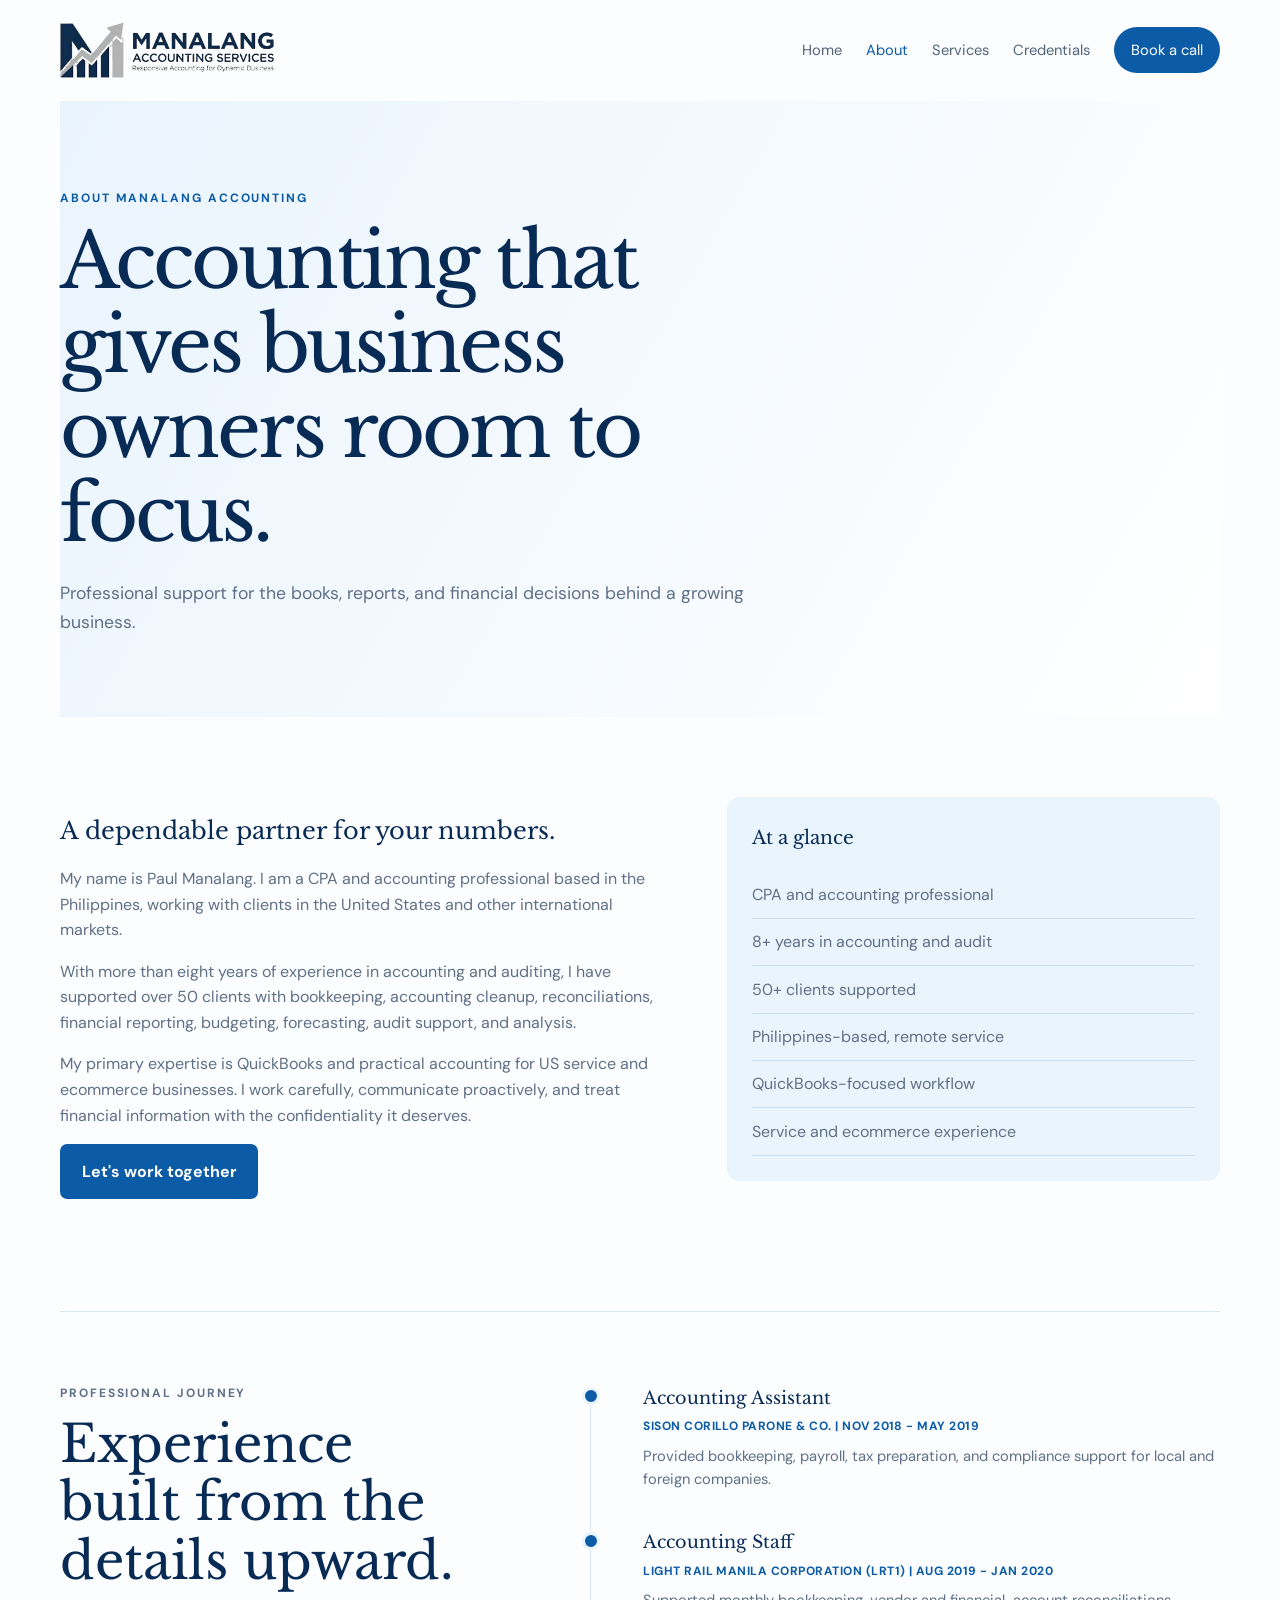
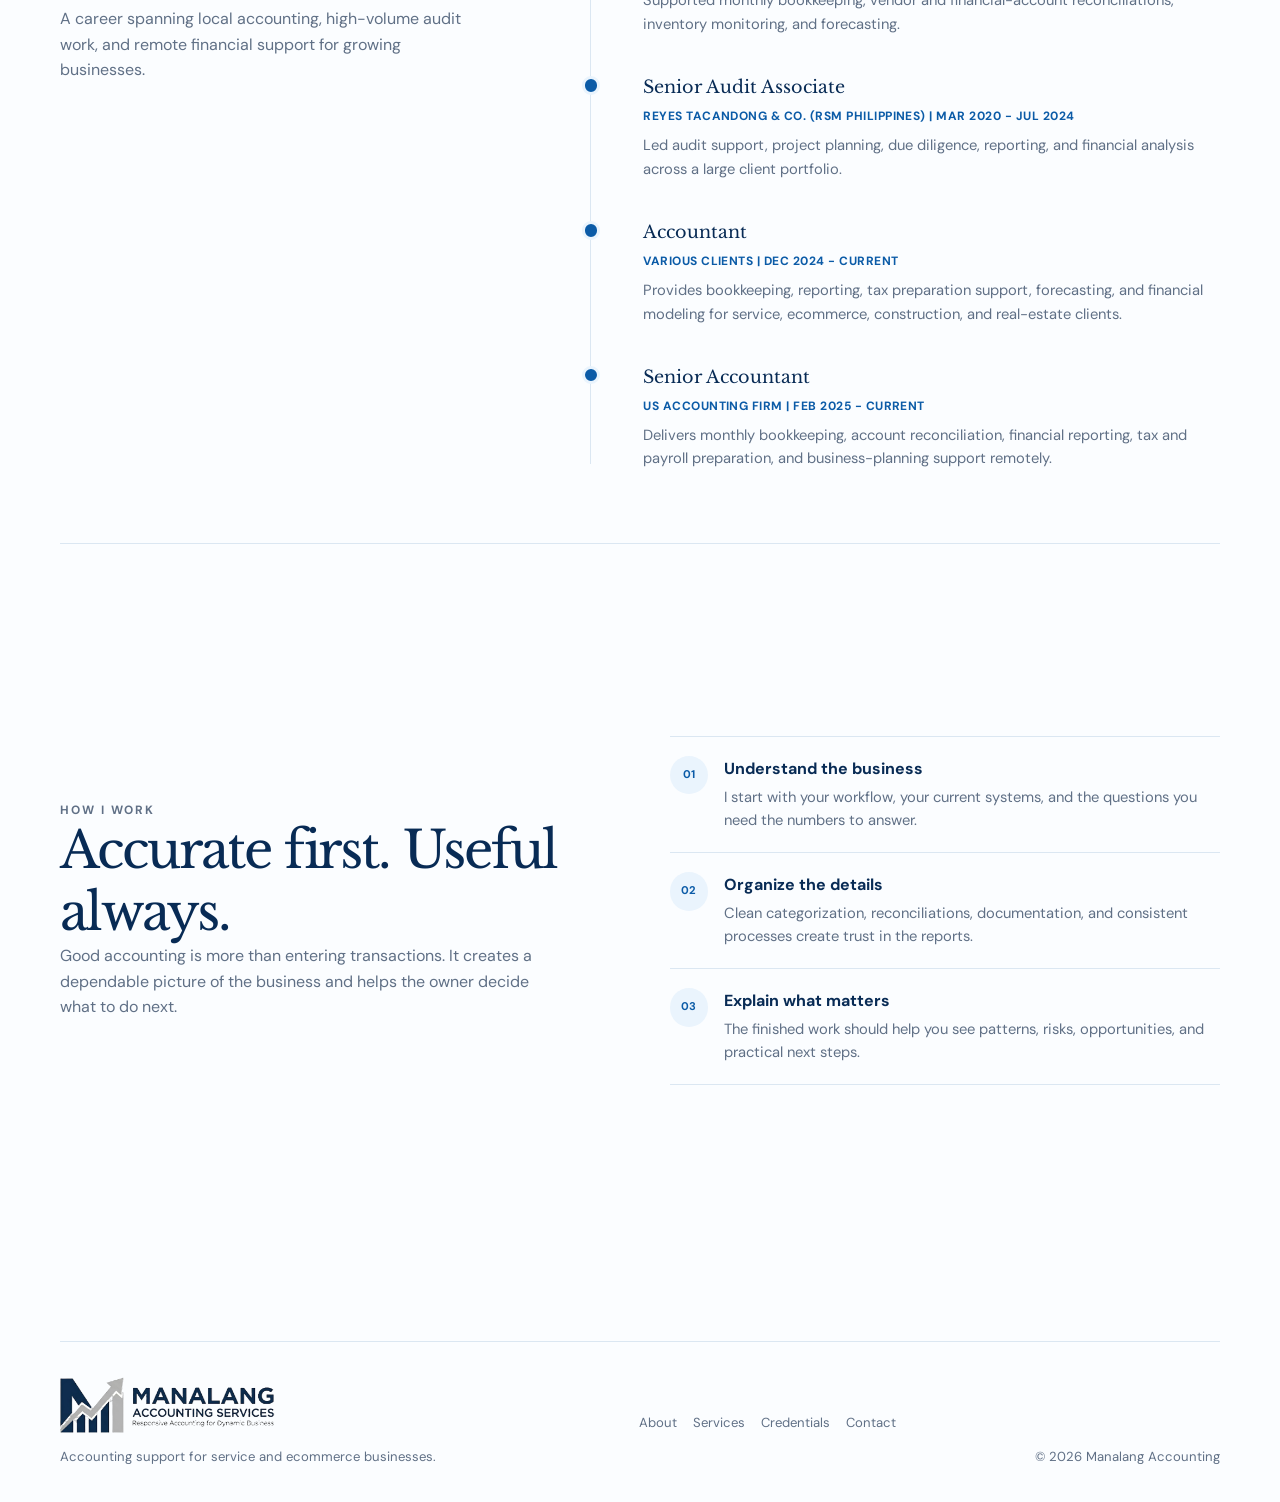
<file: about.html>
<!doctype html>
<html lang="en">

<head>
    <meta charset="utf-8">
    <meta name="viewport" content="width=device-width, initial-scale=1">
    <meta name="description"
        content="Learn about Paul Manalang, a CPA and accounting professional serving businesses across the US and internationally.">
    <title>About | Manalang Accounting</title>
    <link rel="preconnect" href="https://fonts.googleapis.com">
    <link rel="preconnect" href="https://fonts.gstatic.com" crossorigin>
    <link
        href="https://fonts.googleapis.com/css2?family=DM+Sans:wght@400;500;600;700&family=Libre+Baskerville:wght@400;700&display=swap"
        rel="stylesheet">
    <link rel="stylesheet" href="./styles.css">
    <link rel="stylesheet" href="./button-fix.css">
    <link rel="stylesheet" href="./journey-faq.css">
    <link rel="stylesheet" href="./timeline-facts.css">
</head>

<body>
    <header class="site-header"><a class="brand" href="./index.html"><span
                class="brand-mark">MA</span><span><strong>Manalang</strong><small>Accounting</small></span></a>
        <nav class="site-nav" aria-label="Main navigation"><a href="./index.html">Home</a><a class="active"
                href="./about.html">About</a><a href="./services.html">Services</a><a
                href="./credentials.html">Credentials</a><a class="nav-cta" href="./booking.html">Book a call</a></nav>
    </header>
    <main>
        <section class="page-hero">
            <p class="eyebrow">About Manalang Accounting</p>
            <h1>Accounting that gives business owners room to focus.</h1>
            <p>Professional support for the books, reports, and financial decisions behind a growing business.</p>
        </section>
        <section class="page-content">
            <div class="content-grid">
                <div>
                    <h2>A dependable partner for your numbers.</h2>
                    <p>My name is Paul Manalang. I am a CPA and accounting professional based in the
                        Philippines, working with clients in the United States and other international markets.</p>
                    <p>With more than eight years of experience in accounting and auditing, I have supported over 50
                        clients with bookkeeping, accounting cleanup, reconciliations, financial reporting, budgeting,
                        forecasting, audit support, and analysis.</p>
                    <p>My primary expertise is QuickBooks and practical accounting for US service and ecommerce
                        businesses. I work carefully, communicate proactively, and treat financial information with the
                        confidentiality it deserves.</p><a class="button button-primary" href="./contact.html">Let's
                        work together</a>
                </div>
                <aside class="info-panel">
                    <h3>At a glance</h3>
                    <ul class="plain-list">
                        <li>CPA and accounting professional</li>
                        <li>8+ years in accounting and audit</li>
                        <li>50+ clients supported</li>
                        <li>Philippines-based, remote service</li>
                        <li>QuickBooks-focused workflow</li>
                        <li>Service and ecommerce experience</li>
                    </ul>
                </aside>
            </div>
            <section class="journey-section">
                <div class="journey-heading"><p class="eyebrow">Professional journey</p><h2>Experience built from the details upward.</h2><p>A career spanning local accounting, high-volume audit work, and remote financial support for growing businesses.</p></div>
                <ol class="timeline-list">
                    <li><span class="timeline-step">01</span><div><h3>Accounting Assistant</h3><p class="timeline-meta">Sison Corillo Parone &amp; Co. | Nov 2018 - May 2019</p><p>Provided bookkeeping, payroll, tax preparation, and compliance support for local and foreign companies.</p></div></li>
                    <li><span class="timeline-step">02</span><div><h3>Accounting Staff</h3><p class="timeline-meta">Light Rail Manila Corporation (LRT1) | Aug 2019 - Jan 2020</p><p>Supported monthly bookkeeping, vendor and financial-account reconciliations, inventory monitoring, and forecasting.</p></div></li>
                    <li><span class="timeline-step">03</span><div><h3>Senior Audit Associate</h3><p class="timeline-meta">Reyes Tacandong &amp; Co. (RSM Philippines) | Mar 2020 - Jul 2024</p><p>Led audit support, project planning, due diligence, reporting, and financial analysis across a large client portfolio.</p></div></li>
                    <li><span class="timeline-step">04</span><div><h3>Accountant</h3><p class="timeline-meta">Various clients | Dec 2024 - Current</p><p>Provides bookkeeping, reporting, tax preparation support, forecasting, and financial modeling for service, ecommerce, construction, and real-estate clients.</p></div></li>
                    <li><span class="timeline-step">05</span><div><h3>Senior Accountant</h3><p class="timeline-meta">US Accounting Firm | Feb 2025 - Current</p><p>Delivers monthly bookkeeping, account reconciliation, financial reporting, tax and payroll preparation, and business-planning support remotely.</p></div></li>
                </ol>
            </section>
            <div class="feature-section">
                <div class="feature-copy">
                    <p class="eyebrow">How I work</p>
                    <h2>Accurate first. Useful always.</h2>
                    <p>Good accounting is more than entering transactions. It creates a dependable picture of the
                        business and helps the owner decide what to do next.</p>
                </div>
                <div class="feature-list">
                    <div><span class="feature-icon">01</span>
                        <div>
                            <h3>Understand the business</h3>
                            <p>I start with your workflow, your current systems, and the questions you need the numbers
                                to answer.</p>
                        </div>
                    </div>
                    <div><span class="feature-icon">02</span>
                        <div>
                            <h3>Organize the details</h3>
                            <p>Clean categorization, reconciliations, documentation, and consistent processes create
                                trust in the reports.</p>
                        </div>
                    </div>
                    <div><span class="feature-icon">03</span>
                        <div>
                            <h3>Explain what matters</h3>
                            <p>The finished work should help you see patterns, risks, opportunities, and practical next
                                steps.</p>
                        </div>
                    </div>
                </div>
            </div>
        </section>
    </main>
    <footer class="site-footer">
        <div><a class="brand footer-brand" href="./index.html"><span
                    class="brand-mark">MA</span><span><strong>Manalang</strong><small>Accounting</small></span></a>
            <p>Accounting support for service and ecommerce businesses.</p>
        </div>
        <div class="footer-links"><a href="./about.html">About</a><a href="./services.html">Services</a><a
                href="./credentials.html">Credentials</a><a href="./contact.html">Contact</a></div>
        <p class="copyright">&#169; 2026 Manalang Accounting</p>
    </footer>
</body>

</html>
</file>
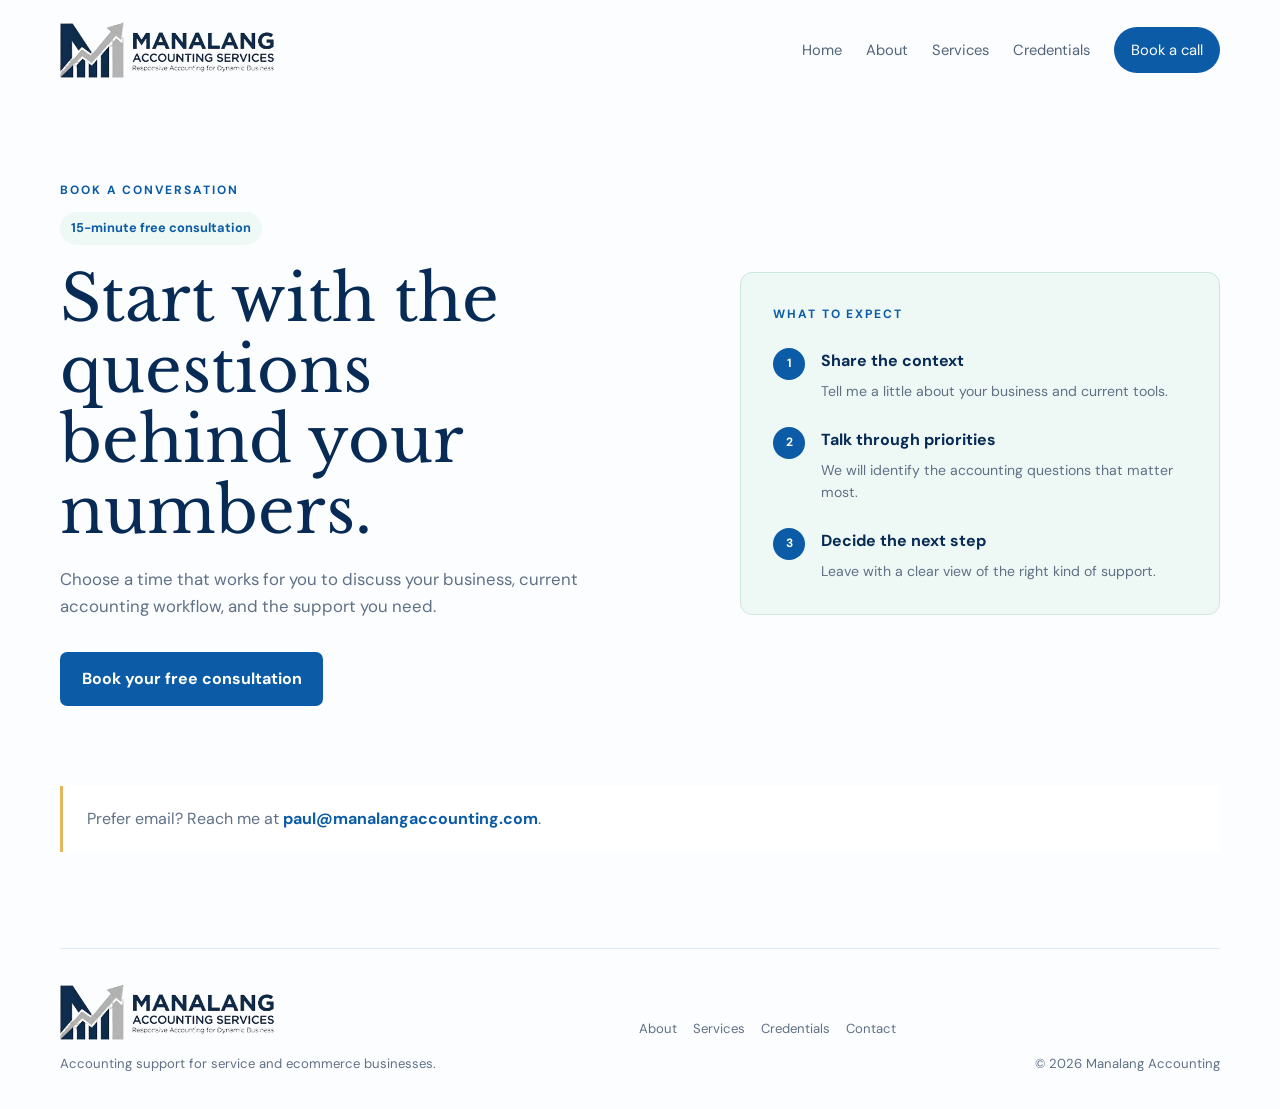
<file: booking.html>
<!doctype html>
<html lang="en">

<head>
    <meta charset="utf-8" />
    <meta name="viewport" content="width=device-width, initial-scale=1" />
    <meta name="description" content="Book a conversation with Paul Manalang of Manalang Accounting." />
    <title>Book a Call | Manalang Accounting</title>
    <link rel="preconnect" href="https://fonts.googleapis.com" />
    <link rel="preconnect" href="https://fonts.gstatic.com" crossorigin />
    <link
        href="https://fonts.googleapis.com/css2?family=DM+Sans:wght@400;500;600;700&family=Libre+Baskerville:wght@400;700&display=swap"
        rel="stylesheet" />
    <link rel="stylesheet" href="./styles.css" />
    <link rel="stylesheet" href="./button-fix.css" />
    <link rel="stylesheet" href="./booking.css" />
</head>

<body>
    <header class="site-header">
        <a class="brand" href="./index.html" aria-label="Manalang Accounting home"><span
                class="brand-mark">MA</span><span><strong>Manalang</strong><small>Accounting</small></span></a>
        <nav class="site-nav" aria-label="Main navigation">
            <a href="./index.html">Home</a><a href="./about.html">About</a><a href="./services.html">Services</a><a
                href="./credentials.html">Credentials</a><a class="nav-cta active" href="./booking.html">Book a call</a>
        </nav>
    </header>
    <main>
        <section class="booking-hero">
            <div>
                <p class="eyebrow">Book a conversation</p>
                <p class="booking-duration">15-minute free consultation</p>
                <h1>Start with the questions behind your numbers.</h1>
                <p>Choose a time that works for you to discuss your business, current accounting workflow, and the
                    support you need.</p><a class="button button-primary"
                    href="https://calendar.app.google/w4WBwEWBfRs1Wp8RA" target="_blank" rel="noopener noreferrer">Book
                    your free consultation</a>
            </div>
            <aside class="booking-panel">
                <p class="eyebrow">What to expect</p>
                <ol>
                    <li><strong>Share the context</strong><span>Tell me a little about your business and current
                            tools.</span></li>
                    <li><strong>Talk through priorities</strong><span>We will identify the accounting questions that
                            matter most.</span></li>
                    <li><strong>Decide the next step</strong><span>Leave with a clear view of the right kind of
                            support.</span></li>
                </ol>
            </aside>
        </section>
        <section class="booking-note">
            <p>Prefer email? Reach me at <a href="mailto:paul@manalangaccounting.com">paul@manalangaccounting.com</a>.
            </p>
        </section>
    </main>
    <footer class="site-footer">
        <div><a class="brand footer-brand" href="./index.html"><span
                    class="brand-mark">MA</span><span><strong>Manalang</strong><small>Accounting</small></span></a>
            <p>Accounting support for service and ecommerce businesses.</p>
        </div>
        <div class="footer-links"><a href="./about.html">About</a><a href="./services.html">Services</a><a
                href="./credentials.html">Credentials</a><a href="./contact.html">Contact</a></div>
        <p class="copyright">&#169; 2026 Manalang Accounting</p>
    </footer>
</body>

</html>
</file>
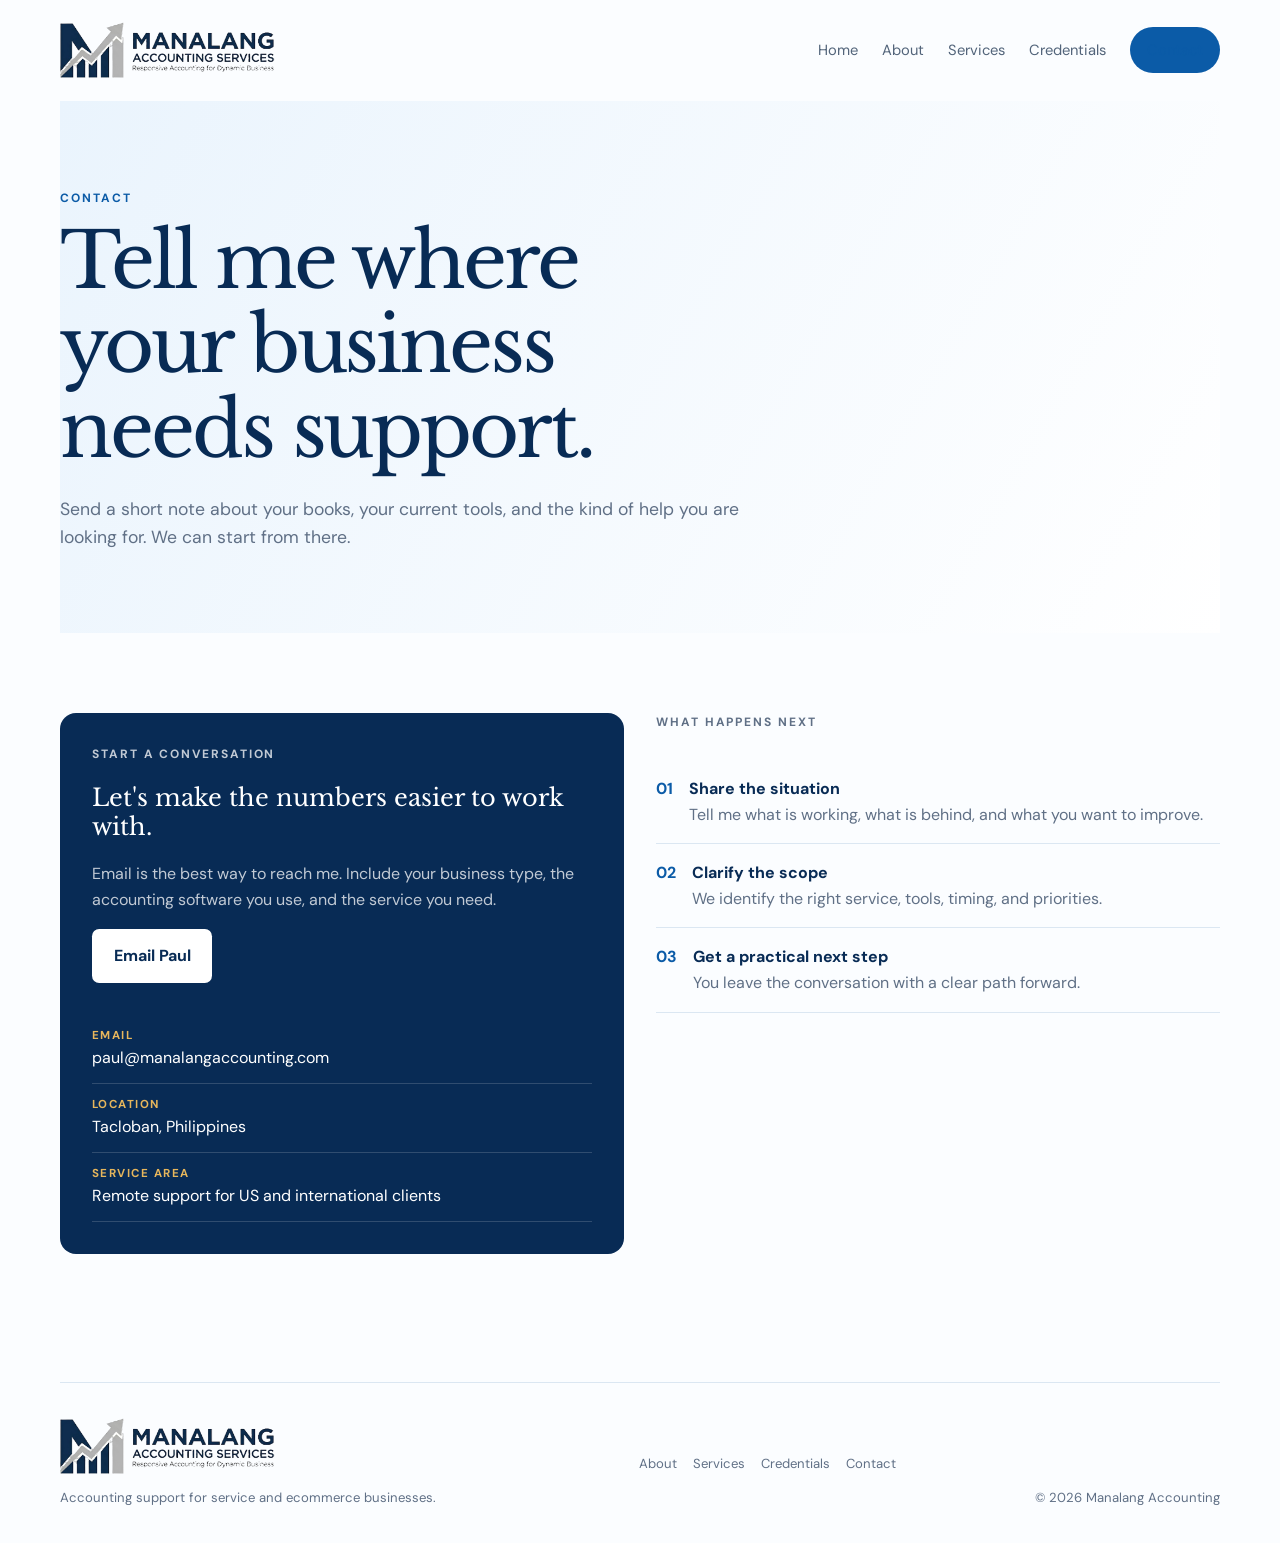
<file: contact.html>
<!doctype html><html lang="en"><head><meta charset="utf-8"><meta name="viewport" content="width=device-width, initial-scale=1"><meta name="description" content="Contact Manalang Accounting for QuickBooks bookkeeping, financial analysis, and US tax preparation support."><title>Contact | Manalang Accounting</title><link rel="preconnect" href="https://fonts.googleapis.com"><link rel="preconnect" href="https://fonts.gstatic.com" crossorigin><link href="https://fonts.googleapis.com/css2?family=DM+Sans:wght@400;500;600;700&family=Libre+Baskerville:wght@400;700&display=swap" rel="stylesheet"><link rel="stylesheet" href="./styles.css"></head><body><header class="site-header"><a class="brand" href="./index.html"><span class="brand-mark">MA</span><span><strong>Manalang</strong><small>Accounting</small></span></a><nav class="site-nav" aria-label="Main navigation"><a href="./index.html">Home</a><a href="./about.html">About</a><a href="./services.html">Services</a><a href="./credentials.html">Credentials</a><a class="nav-cta active" href="./contact.html">Contact</a></nav></header><main><section class="page-hero"><p class="eyebrow">Contact</p><h1>Tell me where your business needs support.</h1><p>Send a short note about your books, your current tools, and the kind of help you are looking for. We can start from there.</p></section><section class="page-content"><div class="contact-layout"><div class="contact-box"><p class="eyebrow">Start a conversation</p><h2>Let's make the numbers easier to work with.</h2><p>Email is the best way to reach me. Include your business type, the accounting software you use, and the service you need.</p><a class="button button-light" href="mailto:paul@manalangaccounting.com">Email Paul</a><ul class="contact-details"><li><strong>Email</strong><a href="mailto:paul@manalangaccounting.com">paul@manalangaccounting.com</a></li><li><strong>Location</strong>Tacloban, Philippines</li><li><strong>Service area</strong>Remote support for US and international clients</li></ul></div><div><p class="eyebrow">What happens next</p><div class="contact-steps"><div><b>01</b><p><strong>Share the situation</strong><br>Tell me what is working, what is behind, and what you want to improve.</p></div><div><b>02</b><p><strong>Clarify the scope</strong><br>We identify the right service, tools, timing, and priorities.</p></div><div><b>03</b><p><strong>Get a practical next step</strong><br>You leave the conversation with a clear path forward.</p></div></div></div></div></section></main><footer class="site-footer"><div><a class="brand footer-brand" href="./index.html"><span class="brand-mark">MA</span><span><strong>Manalang</strong><small>Accounting</small></span></a><p>Accounting support for service and ecommerce businesses.</p></div><div class="footer-links"><a href="./about.html">About</a><a href="./services.html">Services</a><a href="./credentials.html">Credentials</a><a href="./contact.html">Contact</a></div><p class="copyright">&#169; 2026 Manalang Accounting</p></footer></body></html>
</file>
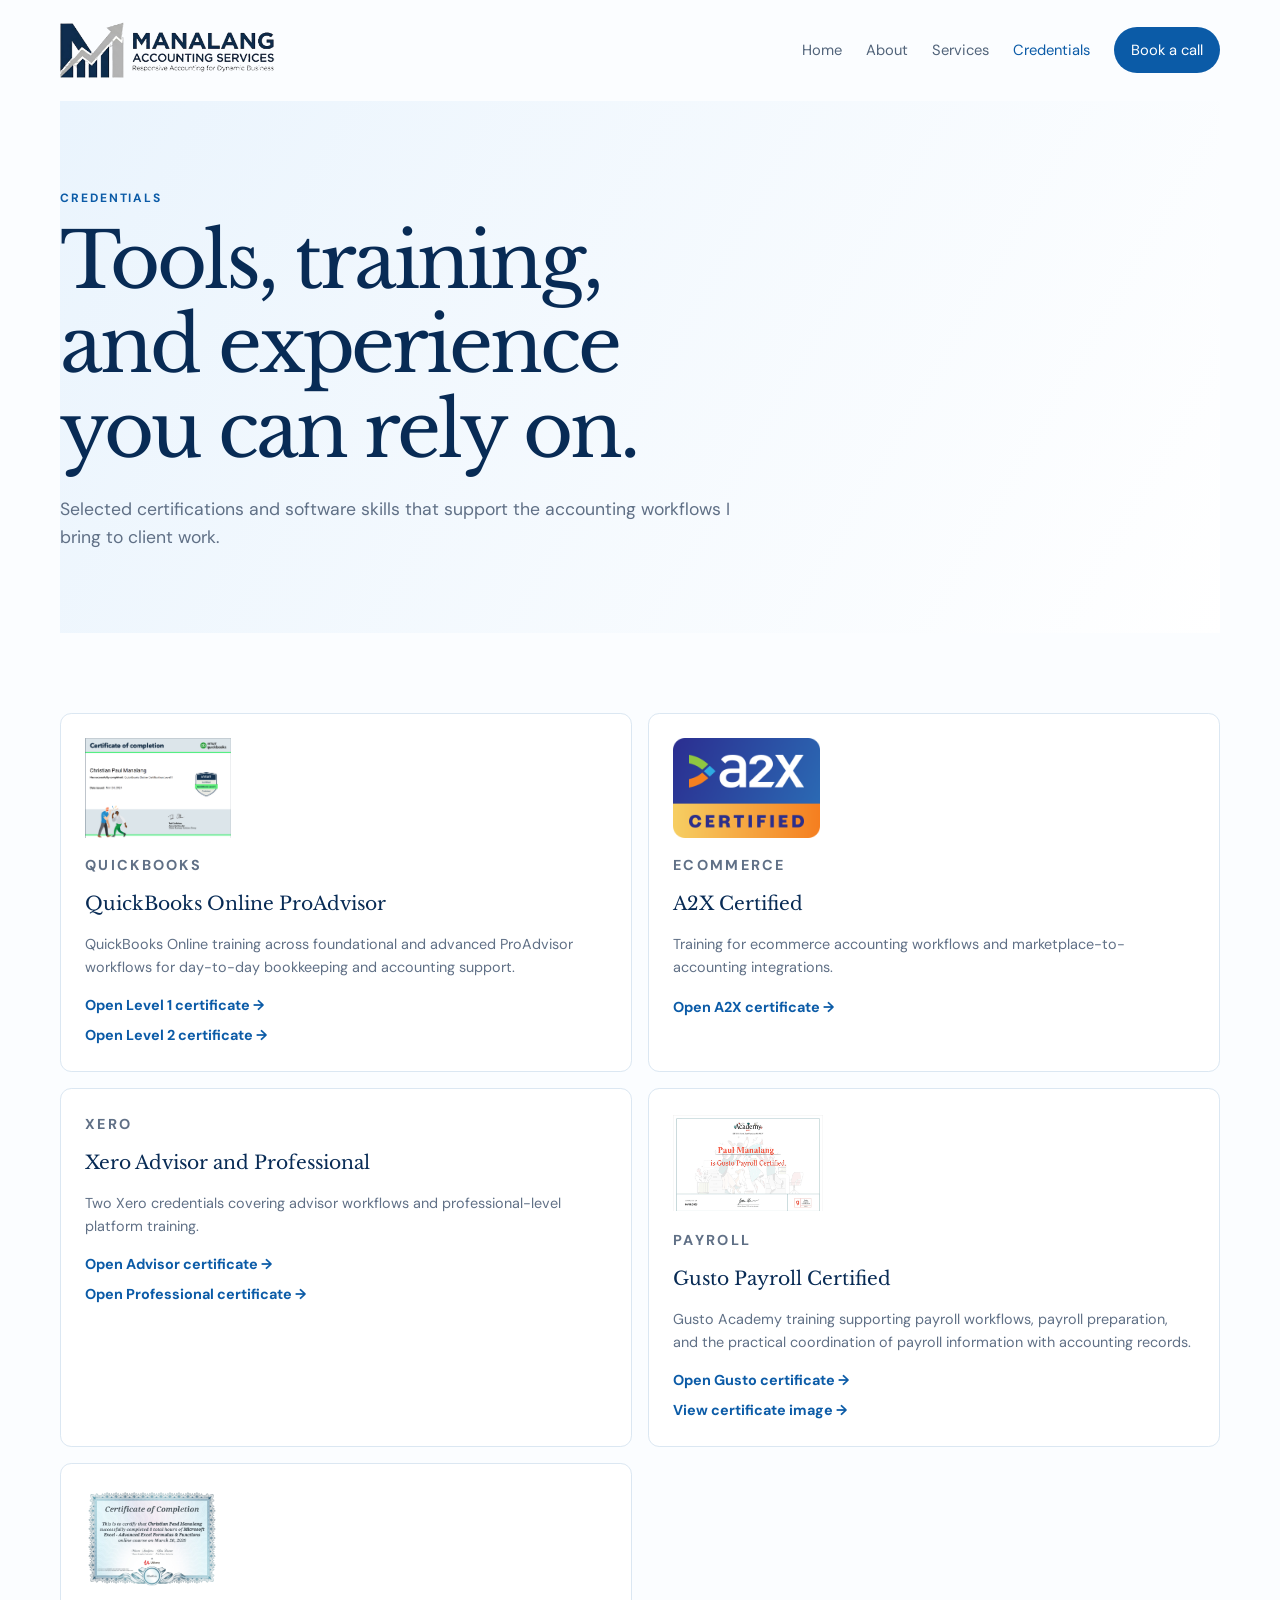
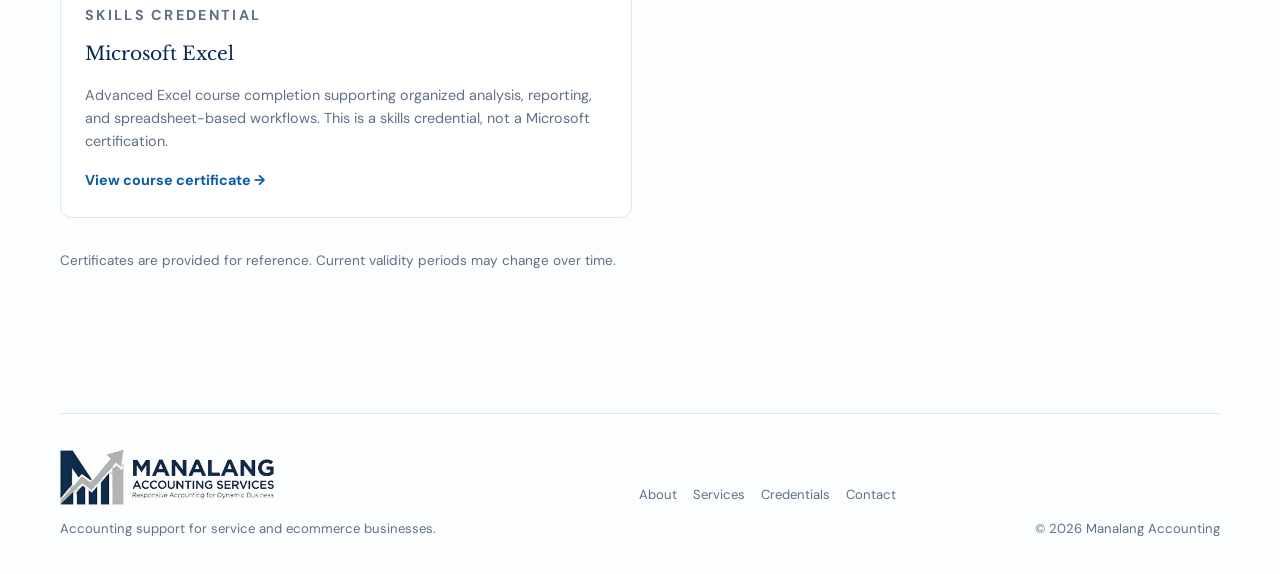
<file: credentials.html>
<!doctype html>
<html lang="en">
  <head>
    <meta charset="utf-8" />
    <meta name="viewport" content="width=device-width, initial-scale=1" />
    <meta name="description" content="Professional certifications and software credentials for Paul Manalang of Manalang Accounting." />
    <title>Credentials | Manalang Accounting</title>
    <link rel="preconnect" href="https://fonts.googleapis.com" />
    <link rel="preconnect" href="https://fonts.gstatic.com" crossorigin />
    <link href="https://fonts.googleapis.com/css2?family=DM+Sans:wght@400;500;600;700&family=Libre+Baskerville:wght@400;700&display=swap" rel="stylesheet" />
    <link rel="stylesheet" href="./styles.css" />
    <link rel="stylesheet" href="./button-fix.css" />
    <link rel="stylesheet" href="./enhancements.css" />
  </head>
  <body>
    <header class="site-header">
      <a class="brand" href="./index.html"><span class="brand-mark">MA</span><span><strong>Manalang</strong><small>Accounting</small></span></a>
      <nav class="site-nav" aria-label="Main navigation">
        <a href="./index.html">Home</a><a href="./about.html">About</a><a href="./services.html">Services</a><a class="active" href="./credentials.html">Credentials</a><a class="nav-cta" href="./booking.html">Book a call</a>
      </nav>
    </header>
    <main>
      <section class="page-hero">
        <p class="eyebrow">Credentials</p>
        <h1>Tools, training, and experience you can rely on.</h1>
        <p>Selected certifications and software skills that support the accounting workflows I bring to client work.</p>
      </section>
      <section class="page-content">
        <div class="credentials-grid">
          <article class="credential-card">
            <img src="./assets/images/quickbooks-online-level-1.png" alt="QuickBooks Online certification badge" />
            <p class="eyebrow">QuickBooks</p>
            <h3>QuickBooks Online ProAdvisor</h3>
            <p>QuickBooks Online training across foundational and advanced ProAdvisor workflows for day-to-day bookkeeping and accounting support.</p>
            <div class="credential-links"><a href="./assets/certificates/quickbooks-proadvisor-level-1.pdf">Open Level 1 certificate &#8594;</a><a href="./assets/certificates/quickbooks-proadvisor-level-2.pdf">Open Level 2 certificate &#8594;</a></div>
          </article>
          <article class="credential-card">
            <img src="./assets/images/a2x-badge.png" alt="A2X Certified badge" />
            <p class="eyebrow">Ecommerce</p>
            <h3>A2X Certified</h3>
            <p>Training for ecommerce accounting workflows and marketplace-to-accounting integrations.</p>
            <a href="./assets/certificates/a2x-certification.pdf">Open A2X certificate &#8594;</a>
          </article>
          <article class="credential-card">
            <p class="eyebrow">Xero</p>
            <h3>Xero Advisor and Professional</h3>
            <p>Two Xero credentials covering advisor workflows and professional-level platform training.</p>
            <div class="credential-links"><a href="./assets/certificates/xero-advisor.pdf">Open Advisor certificate &#8594;</a><a href="./assets/certificates/xero-professional.pdf">Open Professional certificate &#8594;</a></div>
          </article>
          <article class="credential-card">
            <img src="./assets/certificates/gusto-payroll-certificate.png" alt="Gusto Payroll certificate" />
            <p class="eyebrow">Payroll</p>
            <h3>Gusto Payroll Certified</h3>
            <p>Gusto Academy training supporting payroll workflows, payroll preparation, and the practical coordination of payroll information with accounting records.</p>
            <div class="credential-links"><a href="./assets/certificates/gusto-payroll-certificate.pdf">Open Gusto certificate &#8594;</a><a href="./assets/certificates/gusto-payroll-certificate.png">View certificate image &#8594;</a></div>
          </article>
          <article class="credential-card">
            <img src="./assets/certificates/microsoft-excel-advanced-course-completion.jpg" alt="Microsoft Excel Advanced course completion certificate" />
            <p class="eyebrow">Skills credential</p>
            <h3>Microsoft Excel</h3>
            <p>Advanced Excel course completion supporting organized analysis, reporting, and spreadsheet-based workflows. This is a skills credential, not a Microsoft certification.</p>
            <a href="./assets/certificates/microsoft-excel-advanced-course-completion.jpg">View course certificate &#8594;</a>
          </article>
        </div>
        <p class="credential-note">Certificates are provided for reference. Current validity periods may change over time.</p>
      </section>
    </main>
    <footer class="site-footer"><div><a class="brand footer-brand" href="./index.html"><span class="brand-mark">MA</span><span><strong>Manalang</strong><small>Accounting</small></span></a><p>Accounting support for service and ecommerce businesses.</p></div><div class="footer-links"><a href="./about.html">About</a><a href="./services.html">Services</a><a href="./credentials.html">Credentials</a><a href="./contact.html">Contact</a></div><p class="copyright">&#169; 2026 Manalang Accounting</p></footer>
  </body>
</html>
</file>
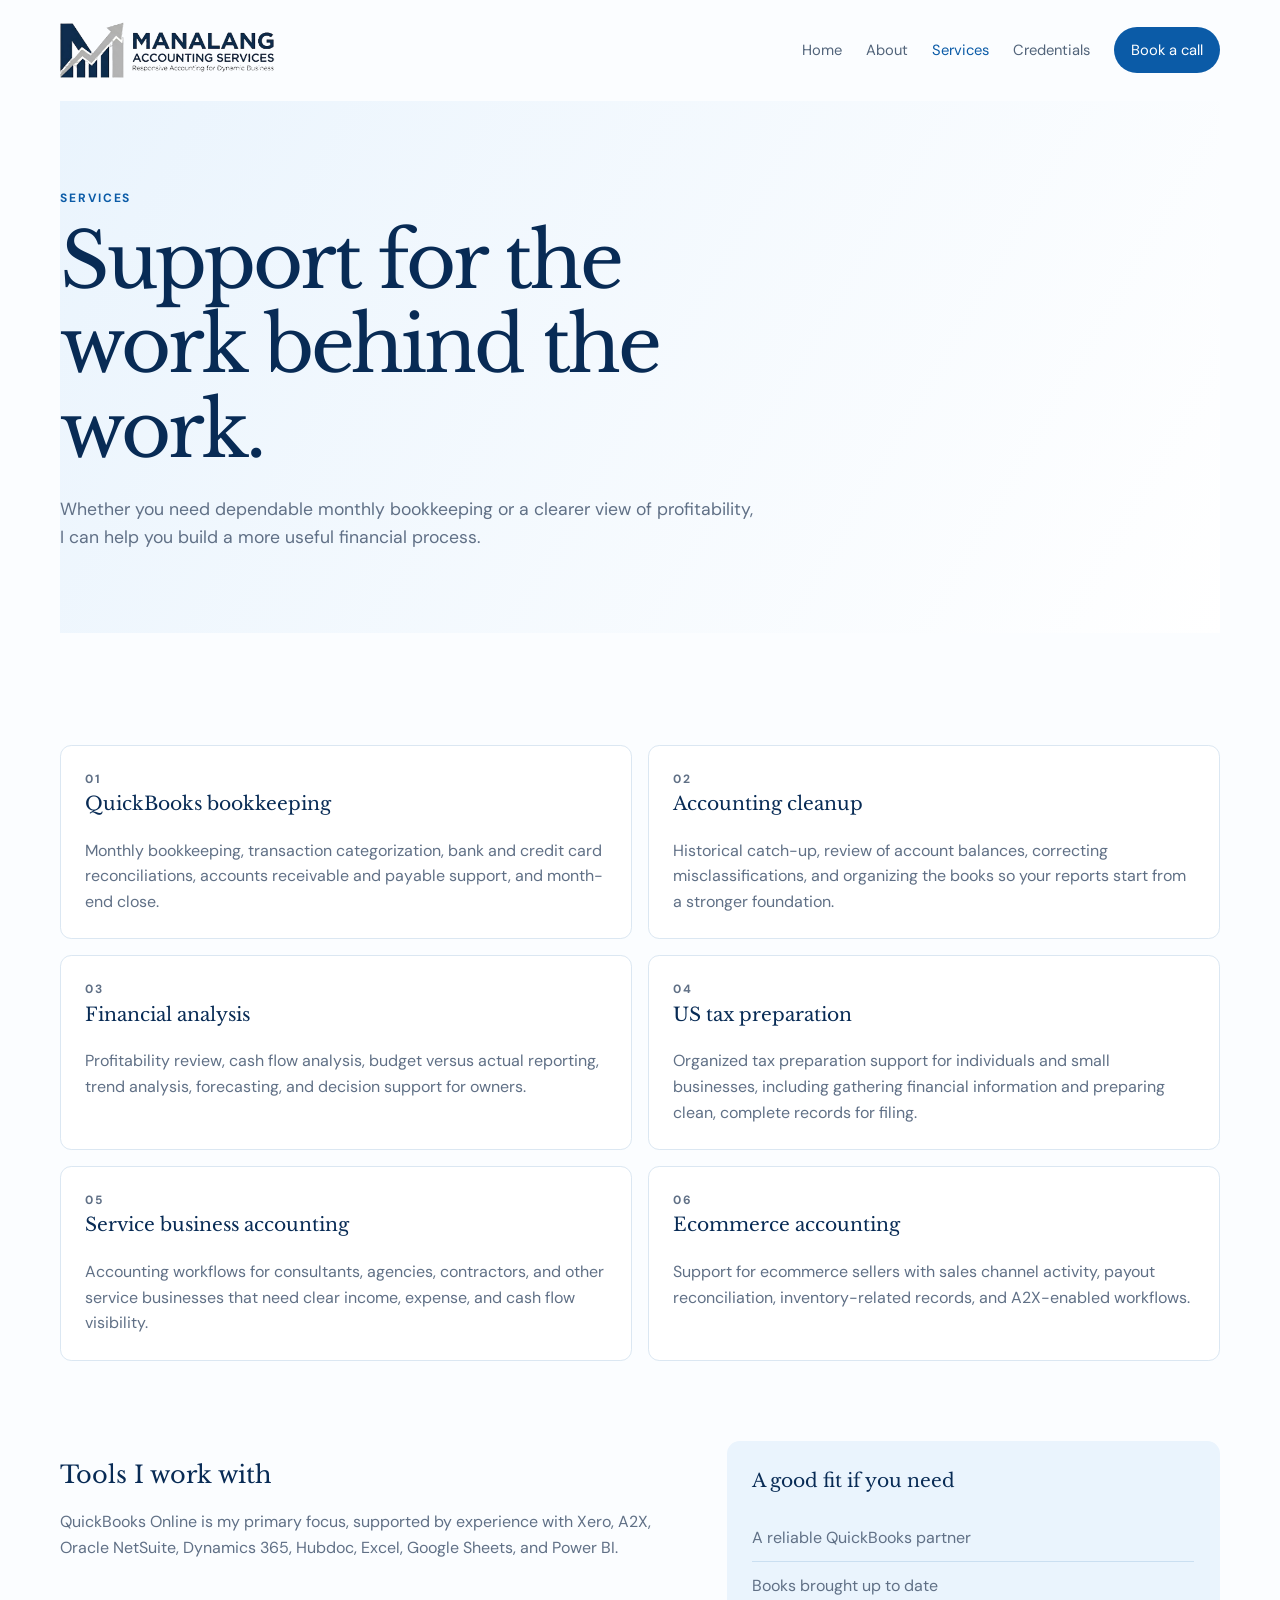
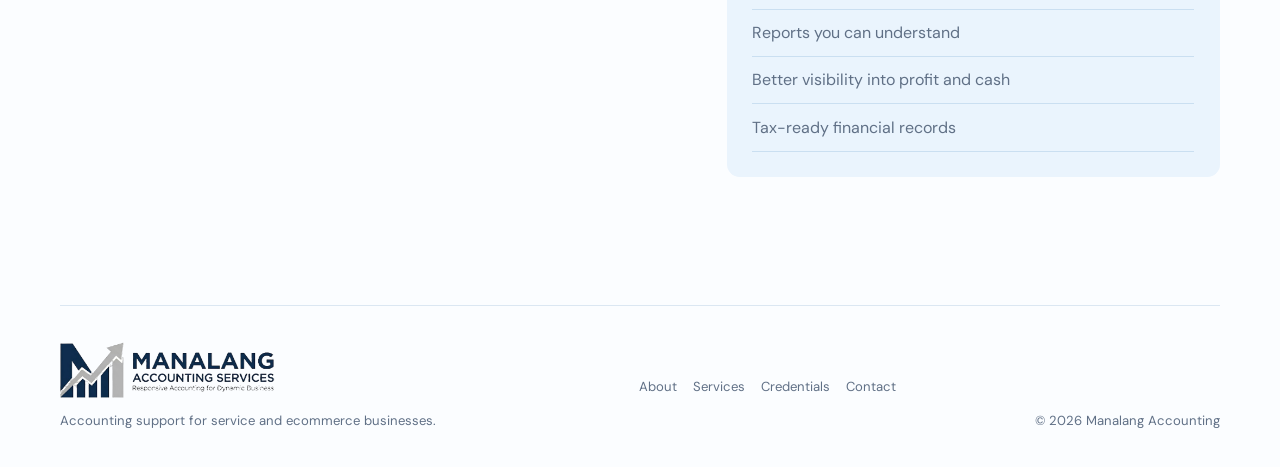
<file: services.html>
<!doctype html>
<html lang="en">

<head>
    <meta charset="utf-8">
    <meta name="viewport" content="width=device-width, initial-scale=1">
    <meta name="description"
        content="QuickBooks bookkeeping, accounting cleanup, financial analysis, and US tax preparation services from Manalang Accounting.">
    <title>Services | Manalang Accounting</title>
    <link rel="preconnect" href="https://fonts.googleapis.com">
    <link rel="preconnect" href="https://fonts.gstatic.com" crossorigin>
    <link
        href="https://fonts.googleapis.com/css2?family=DM+Sans:wght@400;500;600;700&family=Libre+Baskerville:wght@400;700&display=swap"
        rel="stylesheet">
    <link rel="stylesheet" href="./styles.css">
    <link rel="stylesheet" href="./button-fix.css">
</head>

<body>
    <header class="site-header"><a class="brand" href="./index.html"><span
                class="brand-mark">MA</span><span><strong>Manalang</strong><small>Accounting</small></span></a>
        <nav class="site-nav" aria-label="Main navigation"><a href="./index.html">Home</a><a
                href="./about.html">About</a><a class="active" href="./services.html">Services</a><a
                href="./credentials.html">Credentials</a><a class="nav-cta" href="./booking.html">Book a call</a></nav>
    </header>
    <main>
        <section class="page-hero">
            <p class="eyebrow">Services</p>
            <h1>Support for the work behind the work.</h1>
            <p>Whether you need dependable monthly bookkeeping or a clearer view of profitability, I can help you build
                a more useful financial process.</p>
        </section>
        <section class="page-content">
            <div class="service-detail">
                <article id="bookkeeping">
                    <p class="eyebrow">01</p>
                    <h3>QuickBooks bookkeeping</h3>
                    <p>Monthly bookkeeping, transaction categorization, bank and credit card reconciliations, accounts
                        receivable and payable support, and month-end close.</p>
                </article>
                <article>
                    <p class="eyebrow">02</p>
                    <h3>Accounting cleanup</h3>
                    <p>Historical catch-up, review of account balances, correcting misclassifications, and organizing
                        the books so your reports start from a stronger foundation.</p>
                </article>
                <article id="analysis">
                    <p class="eyebrow">03</p>
                    <h3>Financial analysis</h3>
                    <p>Profitability review, cash flow analysis, budget versus actual reporting, trend analysis,
                        forecasting, and decision support for owners.</p>
                </article>
                <article id="tax">
                    <p class="eyebrow">04</p>
                    <h3>US tax preparation</h3>
                    <p>Organized tax preparation support for individuals and small businesses, including gathering
                        financial information and preparing clean, complete records for filing.</p>
                </article>
                <article>
                    <p class="eyebrow">05</p>
                    <h3>Service business accounting</h3>
                    <p>Accounting workflows for consultants, agencies, contractors, and other service businesses that
                        need clear income, expense, and cash flow visibility.</p>
                </article>
                <article>
                    <p class="eyebrow">06</p>
                    <h3>Ecommerce accounting</h3>
                    <p>Support for ecommerce sellers with sales channel activity, payout reconciliation,
                        inventory-related records, and A2X-enabled workflows.</p>
                </article>
            </div>
            <div class="content-grid" style="margin-top:5rem">
                <div>
                    <h2>Tools I work with</h2>
                    <p>QuickBooks Online is my primary focus, supported by experience with Xero, A2X, Oracle NetSuite,
                        Dynamics 365, Hubdoc, Excel, Google Sheets, and Power BI.</p>
                </div>
                <aside class="info-panel">
                    <h3>A good fit if you need</h3>
                    <ul class="plain-list">
                        <li>A reliable QuickBooks partner</li>
                        <li>Books brought up to date</li>
                        <li>Reports you can understand</li>
                        <li>Better visibility into profit and cash</li>
                        <li>Tax-ready financial records</li>
                    </ul>
                </aside>
            </div>
        </section>
    </main>
    <footer class="site-footer">
        <div><a class="brand footer-brand" href="./index.html"><span
                    class="brand-mark">MA</span><span><strong>Manalang</strong><small>Accounting</small></span></a>
            <p>Accounting support for service and ecommerce businesses.</p>
        </div>
        <div class="footer-links"><a href="./about.html">About</a><a href="./services.html">Services</a><a
                href="./credentials.html">Credentials</a><a href="./contact.html">Contact</a></div>
        <p class="copyright">&#169; 2026 Manalang Accounting</p>
    </footer>
</body>

</html>
</file>
<file: styles.css>
:root {
    --navy: #082b55;
    --blue: #0b5ba7;
    --sky: #eaf4fd;
    --ink: #14253a;
    --muted: #607086;
    --line: #dbe7f2;
    --white: #fff;
    --gold: #e6b65c;
    --shadow: 0 18px 50px rgba(21, 69, 112, .12)
}

* {
    box-sizing: border-box
}

html {
    scroll-behavior: smooth
}

body {
    margin: 0;
    color: var(--ink);
    background: #fbfdff;
    font-family: "DM Sans", sans-serif;
    line-height: 1.6
}

a {
    color: inherit;
    text-decoration: none
}

img {
    display: block;
    max-width: 100%
}

.site-header,
main,
.site-footer {
    width: min(1160px, calc(100% - 2rem));
    margin: 0 auto
}

.site-header {
    display: flex;
    align-items: center;
    justify-content: space-between;
    gap: 2rem;
    padding: 1.4rem 0;
    position: relative;
    z-index: 2
}

.brand {
    display: flex;
    align-items: center;
    position: relative;
    width: min(19rem, 65vw);
    height: 3.5rem;
    color: var(--navy)
}

.brand:before {
    width: 100%;
    height: 100%;
    background: url("./assets/images/manalang-accounting-services-logo.png") left center/contain no-repeat;
    content: ""
}

.brand-mark {
    position: absolute;
    width: 1px;
    height: 1px;
    overflow: hidden;
    clip: rect(0 0 0 0)
}

.brand>span:last-child {
    position: absolute;
    width: 1px;
    height: 1px;
    overflow: hidden;
    clip: rect(0 0 0 0)
}

.brand strong {
    font-family: "Libre Baskerville", serif;
    font-size: 1rem
}

.brand small {
    font-size: .72rem;
    letter-spacing: .16em;
    text-transform: uppercase;
    color: var(--blue);
    margin-top: .3rem
}

.site-nav {
    display: flex;
    align-items: center;
    gap: 1.5rem;
    color: #52647a;
    font-size: .92rem
}

.site-nav a:hover,
.site-nav a.active {
    color: var(--blue)
}

.site-nav .nav-cta {
    background: var(--blue);
    color: white;
    padding: .7rem 1.05rem;
    border-radius: 999px
}

.eyebrow {
    margin: 0 0 .75rem;
    color: var(--blue);
    font-size: .75rem;
    font-weight: 700;
    letter-spacing: .16em;
    text-transform: uppercase
}

.hero {
    display: grid;
    grid-template-columns: 1.05fr .95fr;
    gap: 5rem;
    align-items: center;
    min-height: 650px;
    padding: 4rem 0
}

.hero h1,
.section-intro h2,
.feature-copy h2,
.cta-section h2,
.page-hero h1 {
    font-family: "Libre Baskerville", serif;
    font-weight: 400;
    line-height: 1.1;
    letter-spacing: -.04em;
    color: var(--navy);
    margin: .2rem 0 1.35rem
}

.hero h1 {
    font-size: clamp(3rem, 6vw, 5.5rem);
    max-width: 10ch
}

.hero-lede {
    max-width: 54ch;
    color: var(--muted);
    font-size: 1.1rem
}

.actions {
    display: flex;
    align-items: center;
    gap: 1.4rem;
    margin: 2rem 0
}

.button {
    display: inline-flex;
    justify-content: center;
    align-items: center;
    padding: .9rem 1.35rem;
    border-radius: .45rem;
    font-weight: 700;
    transition: transform .2s, box-shadow .2s
}

.button:hover {
    transform: translateY(-2px);
    box-shadow: 0 8px 20px rgba(11, 91, 167, .2)
}

.button-primary {
    background: var(--blue);
    color: white
}

.button-light {
    background: white;
    color: var(--navy)
}

.text-link {
    color: var(--blue);
    font-weight: 700
}

.text-link span {
    margin-left: .35rem
}

.stat-row {
    display: flex;
    gap: 2rem;
    margin-top: 3rem
}

.stat-row strong {
    display: block;
    color: var(--navy);
    font-family: "Libre Baskerville", serif;
    font-size: 1.7rem
}

.stat-row span {
    display: block;
    max-width: 115px;
    color: var(--muted);
    font-size: .78rem;
    line-height: 1.35
}

.hero-visual {
    position: relative;
    min-height: 520px;
    border-radius: 1.2rem;
    background: linear-gradient(145deg, #dff0fc, #b8dbf3);
    overflow: hidden
}

.hero-visual:before {
    content: "";
    position: absolute;
    inset: 1.2rem;
    z-index: 2;
    border: 1px solid rgba(255, 255, 255, .7);
    border-radius: .8rem
}

.hero-visual img {
    position: absolute;
    right: 4%;
    bottom: 0;
    width: 90%;
    height: 96%;
    z-index: 1;
    object-fit: cover;
    object-position: center 38%;
    filter: saturate(.9)
}

.hero-glow {
    position: absolute;
    width: 20rem;
    height: 20rem;
    right: -4rem;
    top: -4rem;
    z-index: 0;
    border-radius: 50%;
    background: rgba(255, 255, 255, .55)
}

.hero-note {
    position: absolute;
    left: 1.4rem;
    bottom: 1.4rem;
    z-index: 3;
    display: flex;
    gap: .75rem;
    align-items: flex-start;
    width: min(310px, calc(100% - 2.8rem));
    padding: 1rem;
    background: rgba(255, 255, 255, .92);
    border-radius: .65rem;
    box-shadow: var(--shadow)
}

.note-dot {
    width: .65rem;
    height: .65rem;
    flex: none;
    margin-top: .35rem;
    border-radius: 50%;
    background: var(--gold)
}

.hero-note strong,
.hero-note small {
    display: block
}

.hero-note strong {
    font-size: .85rem;
    color: var(--navy)
}

.hero-note small {
    margin-top: .2rem;
    color: var(--muted);
    font-size: .75rem
}

.trust-band {
    border-top: 1px solid var(--line);
    border-bottom: 1px solid var(--line);
    padding: 1.4rem 0;
    display: flex;
    justify-content: space-between;
    gap: 2rem;
    align-items: center
}

.trust-band p {
    margin: 0;
    color: var(--muted);
    font-size: .82rem
}

.trust-band div {
    display: flex;
    gap: 2rem;
    flex-wrap: wrap;
    color: #7b8da1;
    font-weight: 700
}

.section-block {
    padding: 8rem 0 4rem
}

.section-intro {
    display: grid;
    grid-template-columns: 1fr 1.25fr 1fr;
    gap: 2rem;
    align-items: end;
    margin-bottom: 2.2rem
}

.section-intro h2,
.feature-copy h2,
.cta-section h2 {
    font-size: clamp(2rem, 4vw, 3.4rem);
    margin: 0;
    max-width: 14ch
}

.section-intro>p:last-child,
.feature-copy>p {
    color: var(--muted);
    margin: 0
}

.card-grid {
    display: grid;
    gap: 1rem
}

.three-up {
    grid-template-columns: repeat(3, 1fr)
}

.service-card {
    position: relative;
    padding: 1.55rem;
    border: 1px solid var(--line);
    border-radius: .75rem;
    background: white;
    box-shadow: 0 7px 24px rgba(40, 89, 133, .04);
    transition: transform .2s, box-shadow .2s
}

.service-card:hover {
    transform: translateY(-4px);
    box-shadow: var(--shadow)
}

.card-number {
    color: var(--gold);
    font-size: .75rem;
    font-weight: 700;
    letter-spacing: .12em
}

.service-card h3 {
    margin: 2.5rem 0 .6rem;
    color: var(--navy);
    font-family: "Libre Baskerville", serif;
    font-size: 1.25rem;
    font-weight: 400
}

.service-card p,
.feature-list p {
    color: var(--muted);
    font-size: .92rem
}

.card-arrow {
    display: block;
    margin-top: 1.5rem;
    color: var(--blue);
    font-size: 1.4rem
}

.feature-section {
    display: grid;
    grid-template-columns: .95fr 1.05fr;
    gap: 7rem;
    align-items: center;
    padding: 5rem 0 8rem
}

.feature-list>div {
    display: flex;
    gap: 1rem;
    padding: 1.2rem 0;
    border-bottom: 1px solid var(--line)
}

.feature-list>div:first-child {
    border-top: 1px solid var(--line)
}

.feature-icon {
    display: grid;
    place-items: center;
    flex: none;
    width: 2.4rem;
    height: 2.4rem;
    background: var(--sky);
    color: var(--blue);
    border-radius: 50%;
    font-size: .7rem;
    font-weight: 700
}

.feature-list h3 {
    margin: 0;
    color: var(--navy);
    font-size: 1rem
}

.feature-list p {
    margin: .25rem 0 0
}

.cta-section {
    display: flex;
    align-items: center;
    justify-content: space-between;
    gap: 2rem;
    padding: 3rem 3.5rem;
    margin-bottom: 6rem;
    border-radius: 1rem;
    background: var(--navy);
    color: white
}

.cta-section h2 {
    color: white;
    margin-bottom: 0
}

.site-footer {
    display: grid;
    grid-template-columns: 1.5fr 1fr auto;
    gap: 2rem;
    padding: 2.2rem 0;
    border-top: 1px solid var(--line);
    color: var(--muted);
    font-size: .82rem
}

.footer-brand {
    color: var(--navy)
}

.footer-brand+.footer-brand {}

.site-footer p {
    margin: .8rem 0 0
}

.footer-links {
    display: flex;
    gap: 1rem;
    align-items: center;
    flex-wrap: wrap
}

.footer-links a:hover {
    color: var(--blue)
}

.copyright {
    align-self: end;
    text-align: right
}

.page-hero {
    padding: 5.5rem 0 4rem;
    background: linear-gradient(120deg, var(--sky), #fff)
}

.page-hero h1 {
    font-size: clamp(2.8rem, 6vw, 5rem);
    max-width: 11ch
}

.page-hero p:last-child {
    max-width: 58ch;
    color: var(--muted);
    font-size: 1.1rem
}

.page-content {
    padding: 5rem 0 8rem
}

.content-grid {
    display: grid;
    grid-template-columns: 1.1fr .9fr;
    gap: 4rem;
    align-items: start
}

.content-grid h2,
.page-content h2 {
    font-family: "Libre Baskerville", serif;
    color: var(--navy);
    font-weight: 400;
    line-height: 1.2
}

.content-grid p,
.page-content p {
    color: var(--muted)
}

.info-panel {
    padding: 1.6rem;
    background: var(--sky);
    border-radius: .8rem
}

.info-panel h3 {
    margin-top: 0;
    color: var(--navy);
    font-family: "Libre Baskerville", serif;
    font-weight: 400
}

.plain-list {
    padding: 0;
    margin: 0;
    list-style: none
}

.plain-list li {
    padding: .65rem 0;
    border-bottom: 1px solid rgba(11, 91, 167, .14);
    color: var(--muted)
}

.service-detail {
    display: grid;
    grid-template-columns: repeat(2, 1fr);
    gap: 1rem;
    margin-top: 2rem
}

.service-detail article {
    padding: 1.5rem;
    border: 1px solid var(--line);
    border-radius: .7rem;
    background: white
}

.service-detail h3 {
    color: var(--navy);
    margin-top: 0;
    font-family: "Libre Baskerville", serif;
    font-weight: 400
}

.service-detail p {
    margin-bottom: 0
}

.credentials-grid {
    display: grid;
    grid-template-columns: repeat(2, 1fr);
    gap: 1rem
}

.credential-card {
    padding: 1.5rem;
    border: 1px solid var(--line);
    border-radius: .7rem;
    background: white
}

.credential-card img {
    width: 150px;
    height: 100px;
    object-fit: contain;
    object-position: left center;
    margin-bottom: 1rem
}

.credential-card h3 {
    margin: .2rem 0;
    color: var(--navy);
    font-family: "Libre Baskerville", serif;
    font-weight: 400
}

.credential-card p {
    font-size: .9rem;
    color: var(--muted)
}

.credential-card a {
    color: var(--blue);
    font-weight: 700;
    font-size: .9rem
}

.contact-layout {
    display: grid;
    grid-template-columns: 1fr 1fr;
    gap: 2rem
}

.contact-box {
    padding: 2rem;
    background: var(--navy);
    border-radius: 1rem;
    color: white
}

.contact-box h2 {
    color: white;
    font-family: "Libre Baskerville", serif;
    font-weight: 400
}

.contact-box p {
    color: rgba(255, 255, 255, .75)
}

.contact-details {
    margin: 2rem 0 0;
    padding: 0;
    list-style: none
}

.contact-details li {
    padding: .75rem 0;
    border-bottom: 1px solid rgba(255, 255, 255, .16)
}

.contact-details strong {
    display: block;
    color: var(--gold);
    font-size: .72rem;
    letter-spacing: .13em;
    text-transform: uppercase
}

.contact-details a {
    color: white
}

.contact-steps {
    padding: 1rem 0
}

.contact-steps div {
    display: flex;
    gap: 1rem;
    padding: 1rem 0;
    border-bottom: 1px solid var(--line)
}

.contact-steps b {
    color: var(--blue)
}

.contact-steps p {
    margin: 0
}

.contact-steps strong {
    color: var(--navy)
}

@media(max-width:800px) {
    .site-header {
        align-items: flex-start;
        flex-direction: column
    }

    .site-nav {
        gap: .8rem;
        flex-wrap: wrap
    }

    .hero,
    .content-grid,
    .contact-layout,
    .feature-section {
        grid-template-columns: 1fr;
        gap: 2rem
    }

    .hero {
        padding-top: 2rem
    }

    .hero-visual {
        min-height: 430px
    }

    .section-intro {
        grid-template-columns: 1fr;
        gap: .8rem
    }

    .three-up,
    .credentials-grid,
    .service-detail {
        grid-template-columns: 1fr
    }

    .feature-section {
        padding: 4rem 0 6rem
    }

    .cta-section {
        align-items: flex-start;
        flex-direction: column;
        padding: 2rem
    }

    .site-footer {
        grid-template-columns: 1fr
    }

    .copyright {
        text-align: left
    }

    .trust-band {
        align-items: flex-start;
        flex-direction: column
    }
}

@media(max-width:520px) {

    .site-header,
    main,
    .site-footer {
        width: min(100% - 1.25rem, 1160px)
    }

    .site-nav {
        font-size: .82rem
    }

    .site-nav .nav-cta {
        padding: .55rem .8rem
    }

    .stat-row {
        gap: 1rem
    }

    .stat-row span {
        font-size: .7rem
    }

    .hero h1 {
        font-size: 2.9rem
    }

    .hero-visual {
        min-height: 360px
    }
}
</file>
<file: button-fix.css>
.site-nav a.nav-cta,.site-nav a.nav-cta.active,.site-nav a.nav-cta:hover,.site-nav a.nav-cta:focus-visible{color:var(--white)}.site-nav a.nav-cta{transition:background-color .2s ease,color .2s ease,box-shadow .2s ease}.site-nav a.nav-cta:hover,.site-nav a.nav-cta:focus-visible{background:var(--navy);box-shadow:0 0 0 3px rgba(11,91,167,.2);outline:none}.site-nav a.nav-cta:focus-visible{box-shadow:0 0 0 3px var(--gold)}
</file>
<file: journey-faq.css>
.journey-section{display:grid;grid-template-columns:.8fr 1.2fr;gap:6rem;align-items:start;margin:7rem 0;padding:4.5rem 0;border-top:1px solid var(--line);border-bottom:1px solid var(--line)}.journey-heading h2,.faq-heading h2{margin:0 0 1rem;color:var(--navy);font-family:"Libre Baskerville",serif;font-size:clamp(2rem,4vw,3.3rem);font-weight:400;line-height:1.14}.journey-heading p:last-child,.faq-heading p:last-child{margin:0;color:var(--muted)}.timeline-list{position:relative;display:grid;gap:2.3rem;margin:0;padding:0;list-style:none}.timeline-list:before{position:absolute;top:.45rem;bottom:.45rem;left:.55rem;width:1px;background:var(--line);content:""}.timeline-list li{position:relative;display:grid;grid-template-columns:2.5rem 1fr;gap:1.35rem}.timeline-step{position:relative;z-index:1;display:grid;place-items:center;width:1.15rem;height:1.15rem;margin-top:.2rem;border:3px solid var(--sky);border-radius:50%;background:var(--blue);color:transparent}.timeline-list h3{margin:0 0 .35rem;color:var(--navy);font-family:"Libre Baskerville",serif;font-size:1.1rem;font-weight:400}.timeline-list p{margin:0;color:var(--muted);font-size:.92rem}.faq-section{display:grid;grid-template-columns:.75fr 1.25fr;gap:6rem;align-items:start;margin:0 0 6rem;padding:4.5rem 4rem;border-radius:.75rem;background:#eef8f5}.faq-list{display:grid;gap:.65rem}.faq-list details{border:1px solid #cfe6de;border-radius:.45rem;background:rgba(255,255,255,.76)}.faq-list summary{display:flex;align-items:center;justify-content:space-between;gap:1rem;padding:1.05rem 1.2rem;color:var(--navy);font-weight:700;cursor:pointer;list-style:none}.faq-list summary::-webkit-details-marker{display:none}.faq-list summary:after{flex:0 0 auto;color:var(--blue);content:"+";font-size:1.35rem;font-weight:400}.faq-list details[open] summary:after{content:"−"}.faq-list details p{margin:0;padding:0 1.2rem 1.15rem;color:var(--muted);font-size:.92rem}.faq-list details:has(summary:focus-visible){outline:3px solid rgba(11,91,167,.24);outline-offset:2px}@media(max-width:800px){.journey-section,.faq-section{grid-template-columns:1fr;gap:2rem}.journey-section{margin:5rem 0;padding:3.5rem 0}.faq-section{margin-bottom:5rem;padding:3rem 2rem}}@media(max-width:520px){.journey-section{gap:1.5rem}.faq-section{padding:2.25rem 1.25rem}.timeline-list li{grid-template-columns:1.7rem 1fr;gap:.85rem}}
</file>
<file: timeline-facts.css>
.timeline-list .timeline-meta {
    margin: .1rem 0 .5rem;
    color: var(--blue);
    font-size: .75rem;
    font-weight: 700;
    letter-spacing: .04em;
    text-transform: uppercase
}
</file>
<file: booking.css>
.booking-hero{display:grid;grid-template-columns:1fr .8fr;gap:5rem;align-items:center;min-height:640px;padding:5rem 0}.booking-duration{display:inline-flex;margin:0 0 1rem;padding:.4rem .7rem;border-radius:999px;background:#eef8f5;color:var(--blue);font-size:.8rem;font-weight:700}.booking-hero h1{max-width:11ch;margin:.2rem 0 1.25rem;color:var(--navy);font-family:"Libre Baskerville",serif;font-size:clamp(2.8rem,5vw,4.8rem);font-weight:400;line-height:1.1}.booking-hero>div>p:last-of-type{max-width:52ch;margin:0 0 2rem;color:var(--muted);font-size:1.05rem}.booking-panel{padding:2rem;border:1px solid #cfe6de;border-radius:.75rem;background:#eef8f5}.booking-panel ol{display:grid;gap:1.5rem;margin:1.5rem 0 0;padding:0;list-style:none;counter-reset:booking}.booking-panel li{display:grid;grid-template-columns:2rem 1fr;column-gap:1rem;counter-increment:booking}.booking-panel li:before{display:grid;place-items:center;width:2rem;height:2rem;border-radius:50%;background:var(--blue);color:var(--white);content:counter(booking);font-size:.75rem;font-weight:700}.booking-panel strong,.booking-panel span{display:block}.booking-panel strong{color:var(--navy)}.booking-panel span{grid-column:2;color:var(--muted);font-size:.88rem}.booking-note{margin:0 0 6rem;padding:1.25rem 1.5rem;border-left:3px solid var(--gold);background:#fff}.booking-note p{margin:0;color:var(--muted)}.booking-note a{color:var(--blue);font-weight:700}@media(max-width:800px){.booking-hero{grid-template-columns:1fr;gap:2.5rem;min-height:0;padding:4rem 0}.booking-note{margin-bottom:4rem}}
</file>
<file: enhancements.css>
.credential-links{display:grid;gap:.45rem}.credential-note{margin-top:2rem;color:var(--muted);font-size:.85rem}.tools-section,.reviews-section{display:block;padding:5.5rem 0;border-top:1px solid var(--line)}.block-heading{display:grid;grid-template-columns:1.1fr .9fr;gap:5rem;align-items:end;margin-bottom:2.75rem}.block-heading h2{max-width:13ch;margin:0;color:var(--navy);font-family:"Libre Baskerville",serif;font-size:clamp(2.15rem,4vw,3.4rem);font-weight:400;line-height:1.12}.block-heading p{margin:0;color:var(--muted);font-size:1rem}.block-heading .eyebrow{margin:0 0 .75rem;color:var(--blue);font-size:.75rem}.tools-grid{display:grid;grid-template-columns:repeat(3,1fr);gap:1px;border:1px solid var(--line);background:var(--line)}.tool-logo{display:flex;flex-direction:column;align-items:center;justify-content:center;gap:.7rem;min-height:128px;padding:1.15rem;background:#fff;color:var(--navy);font-size:.8rem;font-weight:700;text-align:center;transition:background .2s,transform .2s}.tool-logo:hover{background:var(--sky);transform:translateY(-2px)}.tool-logo img{width:3.2rem;height:3.2rem;object-fit:contain}.tool-monogram{display:grid;place-items:center;width:2.8rem;height:2.8rem;border-radius:.45rem;color:#fff;font-weight:700;font-size:.85rem}.tool-a2x{background:#ef6c35}.tool-netsuite{background:#2074a5;font-family:Georgia,serif;font-size:1.35rem}.tool-dynamics{background:#0879c9}.tool-hubdoc{background:#f26b38}.services-home{padding:6rem 0}.services-home>.block-heading{margin-bottom:2.75rem}.carousel-viewport{overflow:hidden}.carousel-track{display:flex;transition:transform .45s ease;will-change:transform}.service-slide{position:relative;display:flex;flex:0 0 calc((100% - 2rem)/3);flex-direction:column;min-height:300px;margin-right:1rem;padding:1.5rem;border:1px solid var(--line);border-radius:.7rem;background:#fff;box-shadow:var(--shadow)}.service-slide h3{margin:3rem 0 .8rem;color:var(--navy);font-family:"Libre Baskerville",serif;font-weight:400}.service-slide p{margin:0;color:var(--muted);font-size:.9rem}.service-slide .card-arrow{margin-top:auto;color:var(--blue);font-size:1.5rem}.carousel-controls{display:flex;align-items:center;justify-content:center;gap:1rem;margin-top:1.5rem}.carousel-button{display:grid;place-items:center;width:2.5rem;height:2.5rem;border:1px solid var(--line);border-radius:50%;background:#fff;color:var(--blue);font-size:1rem;cursor:pointer}.carousel-button:hover,.carousel-button:focus-visible{border-color:var(--blue);background:var(--sky)}.carousel-dots{display:flex;gap:.45rem}.carousel-dot{width:.45rem;height:.45rem;padding:0;border:0;border-radius:50%;background:#b9c9d8;cursor:pointer}.carousel-dot[aria-current=true]{background:var(--blue);transform:scale(1.25)}.reviews-section{padding-bottom:7rem}.reviews-heading{align-items:start;margin-bottom:2.25rem}.reviews-heading>div:last-child{display:grid;gap:1.4rem}.review-links{display:flex;flex-wrap:wrap;gap:1.25rem}.reviews-carousel{min-width:0}.review-card{display:flex;flex-direction:column;min-height:250px;margin:0;padding:1.75rem;border-top:3px solid var(--gold);background:#fff;box-shadow:var(--shadow)}.review-rating{color:var(--navy);font-weight:700;font-size:.9rem}.review-rating span{color:var(--gold);letter-spacing:.08em;margin-left:.35rem}.review-card blockquote{max-width:52ch;margin:.9rem 0 1rem;color:var(--ink);font-family:"Libre Baskerville",serif;font-size:.95rem;line-height:1.65}.review-card figcaption{margin-top:0;color:var(--navy);font-weight:700;font-size:.85rem}.review-card figcaption span{display:block;color:var(--muted);font-weight:400;font-size:.78rem;margin-top:.2rem}@media(max-width:800px){.block-heading{grid-template-columns:1fr;gap:1rem}.tools-section,.reviews-section{padding:4rem 0}.services-home{padding:4.5rem 0}.service-slide{flex-basis:calc((100% - 1rem)/2)}}@media(max-width:520px){.tools-grid{grid-template-columns:repeat(2,1fr)}.tool-logo{min-height:116px}.service-slide{flex-basis:100%}.review-card{min-height:0;padding:1.4rem}.reviews-heading>div:last-child{gap:1rem}}
</file>
